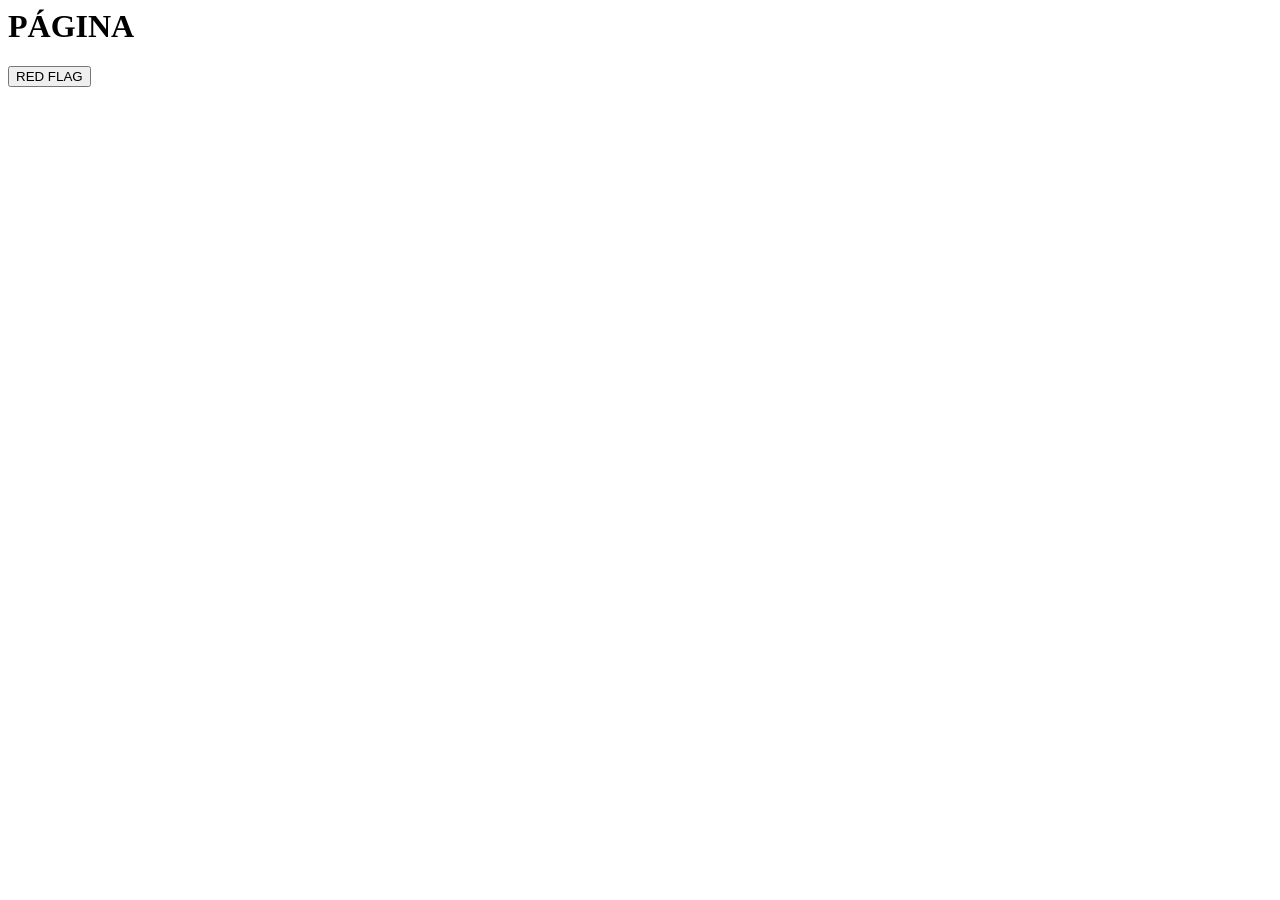
<file: index.html>
<html>
    <head>
        <meta charset="UTF-8">
    </head>
    <body>
        <h1>PÁGINA</h1>
        <button onclick="setInterval(bandera_vermelha, 100)"> RED FLAG </button>
        <div id="id2"></div>
        <script>
            function bandera_vermelha() {
                let new_element = document.createElement('a');
                new_element.textContent = "";
                let fs = 16 + (Math.random() * 1000);
                let r = Math.random() * 256;
                let g = Math.random() * 256;
                let b = Math.random() * 256;
                new_element.style.backgroundColor = "rgb("+ r + ","+ g +","+ b +")"
                new_element.style.fontSize = fs;
                let d = document.querySelector("#id2");
                d.appendChild(new_element);
            }
        </script>
    </body>
</html>
</file>
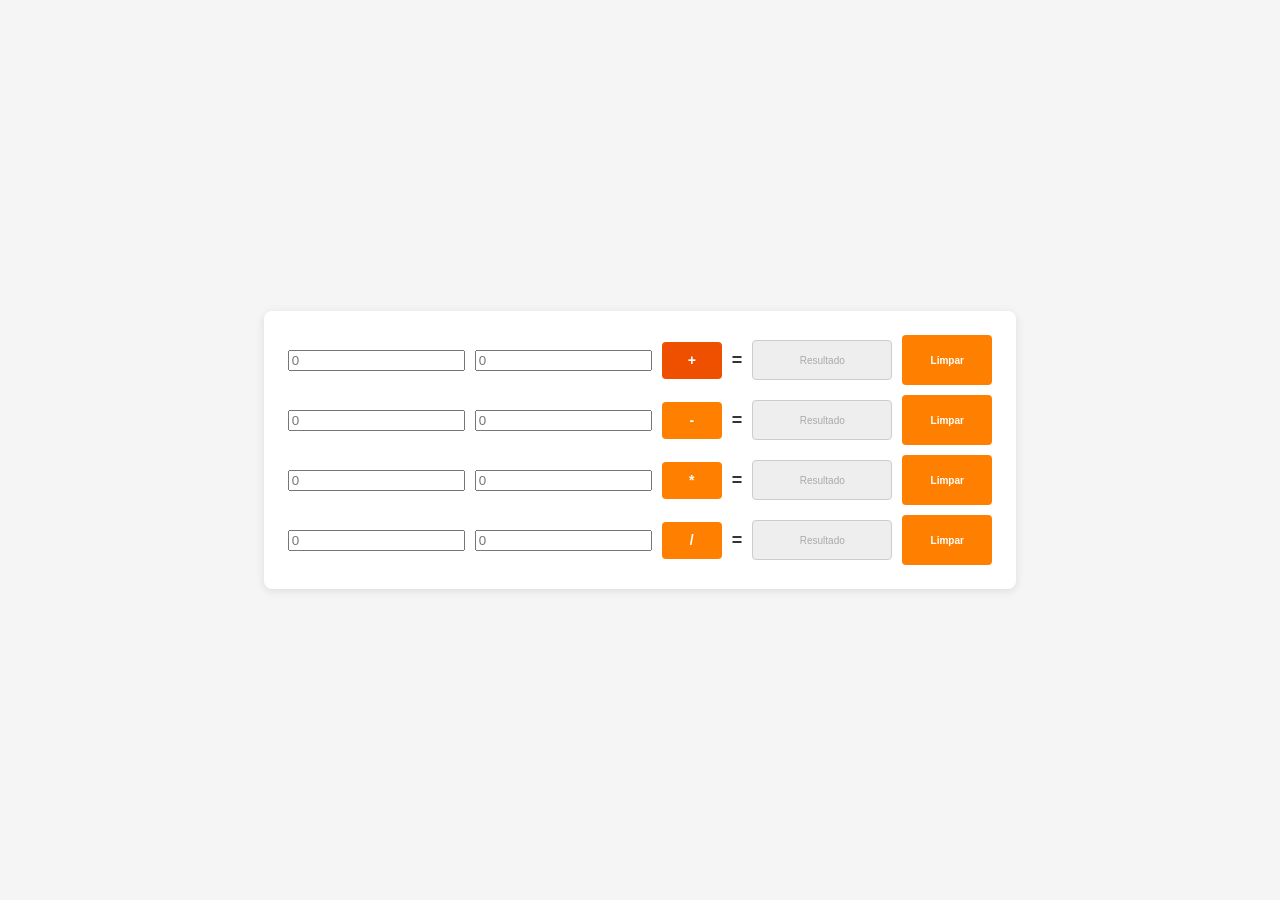
<file: Calculadora/index.html>
<!DOCTYPE html>
<html lang="pt-br">
<head>
  <meta charset="UTF-8">
  <meta name="viewport" content="width=device-width, initial-scale=1.0">
  <title>Calculadora</title>
<!--<link rel="stylesheet" href="style.css">-->
    <Style>
        * {
        box-sizing: border-box;
        font-family: Arial, Helvetica, sans-serif;
        }

        body {
        background-color: #f5f5f5;
        display: flex;
        justify-content: center;
        align-items: center;
        min-height: 100vh;
        margin: 0;
        }

        .calculadora {
        background-color: #fff;
        padding: 24px;
        border-radius: 8px;
        box-shadow: 0 2px 10px rgba(0, 0, 0, 0.1);
        }

        .linha {
        display: flex;
        align-items: center;
        gap: 10px;
        margin-bottom: 10px;
        }

        .linha:last-child {
        margin-bottom: 0;
        }

        .valor1 .valor2 {
        height: 40px;
        width: 60px;
        background-color: #eee;
        border: 1px solid #ccc;
        border-radius: 4px;
        text-align: center;
        font-size: 14px;
        padding: 0 5px;
        }

        .valor1:focus .valor2:focus {
        outline: none;
        border-color: #ff8000;
        background-color: #fff;
        }

        .op {
        width: 60px;
        height: 37px;
        border: none;
        border-radius: 4px;
        color: #fff;
        font-size: 14px;
        font-weight: bold;
        cursor: pointer;
        transition: opacity 0.2s ease;
        }

        .op:hover {
        opacity: 0.85;
        }

        .op-soma {
        background-color: #ee5000;
        }

        .op-outros {
        background-color: #ff8000;
        }

        .igual {
        font-size: 18px;
        font-weight: bold;
        color: #333;
        }

        .resultado {
        height: 40px;
        width: 140px;
        background-color: #eee;
        border: 1px solid #ccc;
        border-radius: 4px;
        text-align: center;
        font-size: 10px;
        color: #333;
        padding: 0 5px;
        }

        .resultado::placeholder {
        color: #aaa;
        }

        .limpar {
        width: 90px;
        height: 50px;
        background-color: #ff8000;
        border: none;
        border-radius: 4px;
        color: #fff;
        font-size: 10px;
        font-weight: bold;
        cursor: pointer;
        transition: opacity 0.2s ease;
        }

        .limpar:hover {
        opacity: 0.85;
        }
    </Style>

</head>
<body>

  <div class="calculadora">

    <div class="linha" data-linha="1">
      <input type="number" class="valor1" size="3" placeholder="0">
      <input type="number" class="valor2" size="3" placeholder="0">
      <button class="op op-soma" data-op="+">+</button>
      <span class="igual">=</span>
      <input type="text" class="resultado" size="10" placeholder="Resultado" readonly>
      <button class="limpar">Limpar</button>
    </div>

    <div class="linha" data-linha="2">
      <input type="number" class="valor1" size="3" placeholder="0">
      <input type="number" class="valor2" size="3" placeholder="0">
      <button class="op op-outros" data-op="-">-</button>
      <span class="igual">=</span>
      <input type="text" class="resultado" size="10" placeholder="Resultado" readonly>
      <button class="limpar">Limpar</button>
    </div>

    <div class="linha" data-linha="3">
      <input type="number" class="valor1" size="3" placeholder="0">
      <input type="number" class="valor2" size="3" placeholder="0">
      <button class="op op-outros" data-op="*">*</button>
      <span class="igual">=</span>
      <input type="text" class="resultado" size="10" placeholder="Resultado" readonly>
      <button class="limpar">Limpar</button>
    </div>

    <div class="linha" data-linha="4">
      <input type="number" class="valor1" size="3" placeholder="0">
      <input type="number" class="valor2" size="3" placeholder="0">
      <button class="op op-outros" data-op="/">/</button>
      <span class="igual">=</span>
      <input type="text" class="resultado" size="10" placeholder="Resultado" readonly>
      <button class="limpar">Limpar</button>
    </div>

  </div>
<script>
    document.addEventListener('DOMContentLoaded', function () {
  const linhas = document.querySelectorAll('.linha');

  linhas.forEach(function (linha) {
    const valor1 = linha.querySelector('.valor1');
    const valor2 = linha.querySelector('.valor2');
    const botaoOp = linha.querySelector('.op');
    const resultado = linha.querySelector('.resultado');
    const botaoLimpar = linha.querySelector('.limpar');

    botaoOp.addEventListener('click', function () {
      const num1 = parseFloat(valor1.value);
      const num2 = parseFloat(valor2.value);
      const operacao = botaoOp.dataset.op;

      if (isNaN(num1) || isNaN(num2)) {
        resultado.value = 'Erro';
        return;
      }

      let res;
      switch (operacao) {
        case '+':
          res = num1 + num2;
          break;
        case '-':
          res = num1 - num2;
          break;
        case '*':
          res = num1 * num2;
          break;
        case '/':
          res = num2 === 0 ? 'Erro' : num1 / num2;
          break;
      }

      resultado.value = res;
    });

    botaoLimpar.addEventListener('click', function () {
      valor1.value = '';
      valor2.value = '';
      resultado.value = '';
    });
  });
});
</script>
<!--<script src="script.js"></script>-->
</body>
</html>
</file>
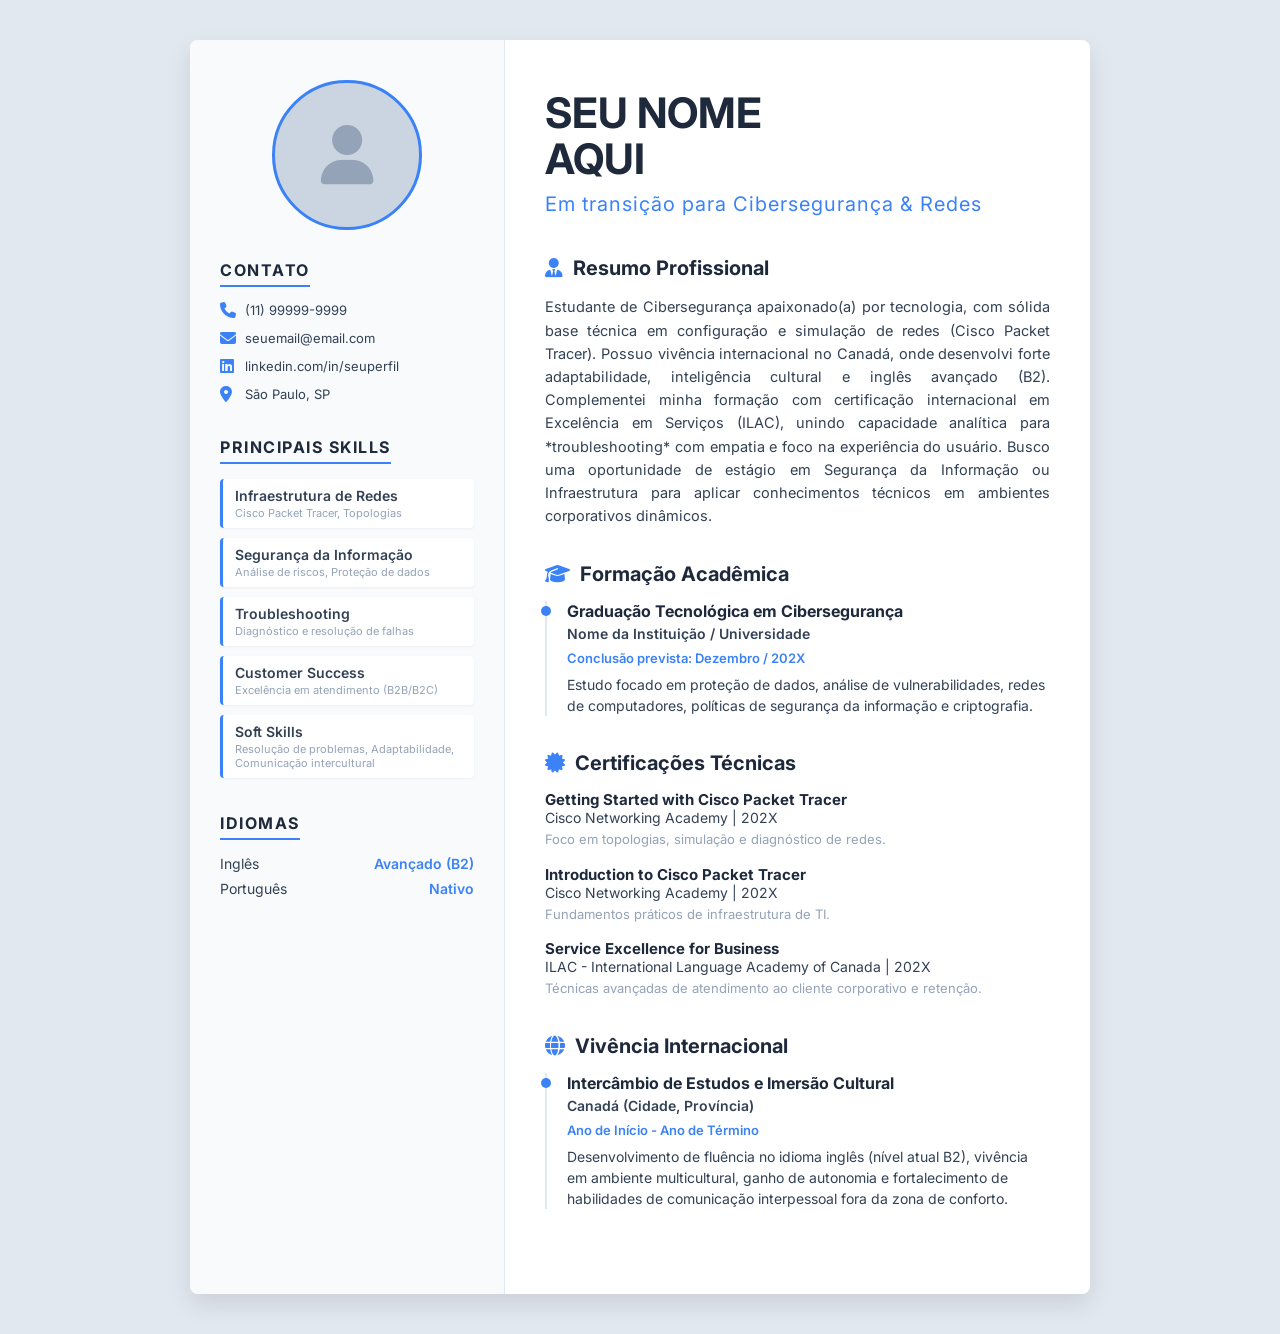
<file: curriculo.html>
<!DOCTYPE html>
<html lang="pt-BR">
<head>
    <meta charset="UTF-8">
    <meta name="viewport" content="width=device-width, initial-scale=1.0">
    <title>Currículo - Cibersegurança</title>
    <link rel="preconnect" href="https://fonts.googleapis.com">
    <link rel="preconnect" href="https://fonts.gstatic.com" crossorigin>
    <link href="https://fonts.googleapis.com/css2?family=Inter:wght@300;400;600;700&display=swap" rel="stylesheet">
    <link rel="stylesheet" href="https://cdnjs.cloudflare.com/ajax/libs/font-awesome/6.4.0/css/all.min.css">
    <style>
        :root {
            --primary-color: #1e293b; /* Slate 800 - Escuro e profissional */
            --secondary-color: #3b82f6; /* Blue 500 - Destaque em TI */
            --text-main: #334155;
            --text-light: #94a3b8;
            --bg-sidebar: #f8fafc; /* Slate 50 */
            --bg-main: #ffffff;
        }

        * {
            box-sizing: border-box;
            margin: 0;
            padding: 0;
            font-family: 'Inter', sans-serif;
        }

        body {
            background-color: #e2e8f0;
            display: flex;
            justify-content: center;
            padding: 40px 20px;
            color: var(--text-main);
        }

        .resume-container {
            width: 100%;
            max-width: 900px;
            background-color: var(--bg-main);
            display: flex;
            box-shadow: 0 10px 25px rgba(0,0,0,0.1);
            border-radius: 8px;
            overflow: hidden;
            min-height: 1122px; /* Proporção A4 */
        }

        /* SIDEBAR (Esquerda) */
        .sidebar {
            width: 35%;
            background-color: var(--bg-sidebar);
            padding: 40px 30px;
            border-right: 1px solid #e2e8f0;
        }

        .profile-img-container {
            width: 150px;
            height: 150px;
            border-radius: 50%;
            background-color: #cbd5e1;
            margin: 0 auto 30px;
            overflow: hidden;
            display: flex;
            align-items: center;
            justify-content: center;
            border: 3px solid var(--secondary-color);
        }

        .profile-img-container i {
            font-size: 60px;
            color: #94a3b8;
        }

        .sidebar-section {
            margin-bottom: 35px;
        }

        .sidebar-title {
            font-size: 16px;
            text-transform: uppercase;
            letter-spacing: 1.5px;
            color: var(--primary-color);
            margin-bottom: 15px;
            font-weight: 700;
            border-bottom: 2px solid var(--secondary-color);
            padding-bottom: 5px;
            display: inline-block;
        }

        .contact-list, .skills-list, .lang-list {
            list-style: none;
        }

        .contact-list li {
            font-size: 13px;
            margin-bottom: 12px;
            display: flex;
            align-items: center;
            word-break: break-word;
        }

        .contact-list li i {
            width: 25px;
            color: var(--secondary-color);
            font-size: 16px;
        }

        .skills-list li {
            font-size: 14px;
            margin-bottom: 10px;
            background-color: white;
            padding: 8px 12px;
            border-radius: 4px;
            border-left: 3px solid var(--secondary-color);
            box-shadow: 0 1px 3px rgba(0,0,0,0.05);
            font-weight: 600;
        }

        .skills-list li span {
            display: block;
            font-size: 11px;
            font-weight: 400;
            color: var(--text-light);
            margin-top: 2px;
        }

        .lang-list li {
            font-size: 14px;
            margin-bottom: 8px;
            display: flex;
            justify-content: space-between;
        }

        .lang-level {
            font-weight: 600;
            color: var(--secondary-color);
        }

        /* MAIN CONTENT (Direita) */
        .main-content {
            width: 65%;
            padding: 50px 40px;
        }

        .header {
            margin-bottom: 40px;
        }

        .name {
            font-size: 42px;
            font-weight: 700;
            color: var(--primary-color);
            line-height: 1.1;
            margin-bottom: 10px;
            text-transform: uppercase;
        }

        .job-title {
            font-size: 20px;
            color: var(--secondary-color);
            font-weight: 400;
            letter-spacing: 1px;
        }

        .main-section {
            margin-bottom: 35px;
        }

        .main-section-title {
            font-size: 20px;
            color: var(--primary-color);
            margin-bottom: 15px;
            font-weight: 700;
            display: flex;
            align-items: center;
        }

        .main-section-title i {
            margin-right: 10px;
            color: var(--secondary-color);
        }

        .summary-text {
            font-size: 14.5px;
            line-height: 1.6;
            text-align: justify;
        }

        .timeline-item {
            margin-bottom: 25px;
            position: relative;
            padding-left: 20px;
            border-left: 2px solid #e2e8f0;
        }

        .timeline-item::before {
            content: '';
            position: absolute;
            left: -6px;
            top: 5px;
            width: 10px;
            height: 10px;
            border-radius: 50%;
            background-color: var(--secondary-color);
        }

        .item-title {
            font-size: 16px;
            font-weight: 700;
            color: var(--primary-color);
            margin-bottom: 4px;
        }

        .item-subtitle {
            font-size: 14px;
            font-weight: 600;
            color: var(--text-main);
            margin-bottom: 8px;
        }

        .item-date {
            font-size: 13px;
            color: var(--secondary-color);
            margin-bottom: 8px;
            font-weight: 600;
        }

        .item-desc {
            font-size: 14px;
            line-height: 1.5;
        }

        .cert-item {
            margin-bottom: 15px;
        }

        .cert-title {
            font-size: 15px;
            font-weight: 700;
            color: var(--primary-color);
        }

        .cert-issuer {
            font-size: 14px;
            color: var(--text-main);
        }

        /* Responsividade básica */
        @media (max-width: 768px) {
            .resume-container {
                flex-direction: column;
            }
            .sidebar, .main-content {
                width: 100%;
            }
            .sidebar {
                border-right: none;
                border-bottom: 1px solid #e2e8f0;
            }
        }
    </style>
</head>
<body>

    <div class="resume-container">
        <!-- BARRA LATERAL -->
        <div class="sidebar">
            <div class="profile-img-container">
                <i class="fa-solid fa-user"></i>
                <!-- Para usar uma foto real, substitua o ícone acima por: <img src="sua-foto.jpg" style="width:100%; height:100%; object-fit:cover;"> -->
            </div>

            <div class="sidebar-section">
                <h3 class="sidebar-title">Contato</h3>
                <ul class="contact-list">
                    <li><i class="fa-solid fa-phone"></i> (11) 99999-9999</li>
                    <li><i class="fa-solid fa-envelope"></i> seuemail@email.com</li>
                    <li><i class="fa-brands fa-linkedin"></i> linkedin.com/in/seuperfil</li>
                    <li><i class="fa-solid fa-location-dot"></i> São Paulo, SP</li>
                </ul>
            </div>

            <div class="sidebar-section">
                <h3 class="sidebar-title">Principais Skills</h3>
                <ul class="skills-list">
                    <li>Infraestrutura de Redes <span>Cisco Packet Tracer, Topologias</span></li>
                    <li>Segurança da Informação <span>Análise de riscos, Proteção de dados</span></li>
                    <li>Troubleshooting <span>Diagnóstico e resolução de falhas</span></li>
                    <li>Customer Success <span>Excelência em atendimento (B2B/B2C)</span></li>
                    <li>Soft Skills <span>Resolução de problemas, Adaptabilidade, Comunicação intercultural</span></li>
                </ul>
            </div>

            <div class="sidebar-section">
                <h3 class="sidebar-title">Idiomas</h3>
                <ul class="lang-list">
                    <li>Inglês <span class="lang-level">Avançado (B2)</span></li>
                    <li>Português <span class="lang-level">Nativo</span></li>
                </ul>
            </div>
        </div>

        <!-- CONTEÚDO PRINCIPAL -->
        <div class="main-content">
            <div class="header">
                <h1 class="name">Seu Nome<br>Aqui</h1>
                <h2 class="job-title">Em transição para Cibersegurança & Redes</h2>
            </div>

            <div class="main-section">
                <h3 class="main-section-title"><i class="fa-solid fa-user-tie"></i> Resumo Profissional</h3>
                <p class="summary-text">
                    Estudante de Cibersegurança apaixonado(a) por tecnologia, com sólida base técnica em configuração e simulação de redes (Cisco Packet Tracer). Possuo vivência internacional no Canadá, onde desenvolvi forte adaptabilidade, inteligência cultural e inglês avançado (B2). Complementei minha formação com certificação internacional em Excelência em Serviços (ILAC), unindo capacidade analítica para *troubleshooting* com empatia e foco na experiência do usuário. Busco uma oportunidade de estágio em Segurança da Informação ou Infraestrutura para aplicar conhecimentos técnicos em ambientes corporativos dinâmicos.
                </p>
            </div>

            <div class="main-section">
                <h3 class="main-section-title"><i class="fa-solid fa-graduation-cap"></i> Formação Acadêmica</h3>

                <div class="timeline-item">
                    <h4 class="item-title">Graduação Tecnológica em Cibersegurança</h4>
                    <p class="item-subtitle">Nome da Instituição / Universidade</p>
                    <p class="item-date">Conclusão prevista: Dezembro / 202X</p>
                    <p class="item-desc">Estudo focado em proteção de dados, análise de vulnerabilidades, redes de computadores, políticas de segurança da informação e criptografia.</p>
                </div>
            </div>

            <div class="main-section">
                <h3 class="main-section-title"><i class="fa-solid fa-certificate"></i> Certificações Técnicas</h3>

                <div class="cert-item">
                    <h4 class="cert-title">Getting Started with Cisco Packet Tracer</h4>
                    <p class="cert-issuer">Cisco Networking Academy | 202X</p>
                    <p class="item-desc" style="font-size: 13px; margin-top: 4px; color: var(--text-light);">Foco em topologias, simulação e diagnóstico de redes.</p>
                </div>

                <div class="cert-item">
                    <h4 class="cert-title">Introduction to Cisco Packet Tracer</h4>
                    <p class="cert-issuer">Cisco Networking Academy | 202X</p>
                    <p class="item-desc" style="font-size: 13px; margin-top: 4px; color: var(--text-light);">Fundamentos práticos de infraestrutura de TI.</p>
                </div>

                <div class="cert-item">
                    <h4 class="cert-title">Service Excellence for Business</h4>
                    <p class="cert-issuer">ILAC - International Language Academy of Canada | 202X</p>
                    <p class="item-desc" style="font-size: 13px; margin-top: 4px; color: var(--text-light);">Técnicas avançadas de atendimento ao cliente corporativo e retenção.</p>
                </div>
            </div>

            <div class="main-section">
                <h3 class="main-section-title"><i class="fa-solid fa-globe"></i> Vivência Internacional</h3>

                <div class="timeline-item">
                    <h4 class="item-title">Intercâmbio de Estudos e Imersão Cultural</h4>
                    <p class="item-subtitle">Canadá (Cidade, Província)</p>
                    <p class="item-date">Ano de Início - Ano de Término</p>
                    <p class="item-desc">Desenvolvimento de fluência no idioma inglês (nível atual B2), vivência em ambiente multicultural, ganho de autonomia e fortalecimento de habilidades de comunicação interpessoal fora da zona de conforto.</p>
                </div>
            </div>

        </div>
    </div>

</body>
</html>
</file>
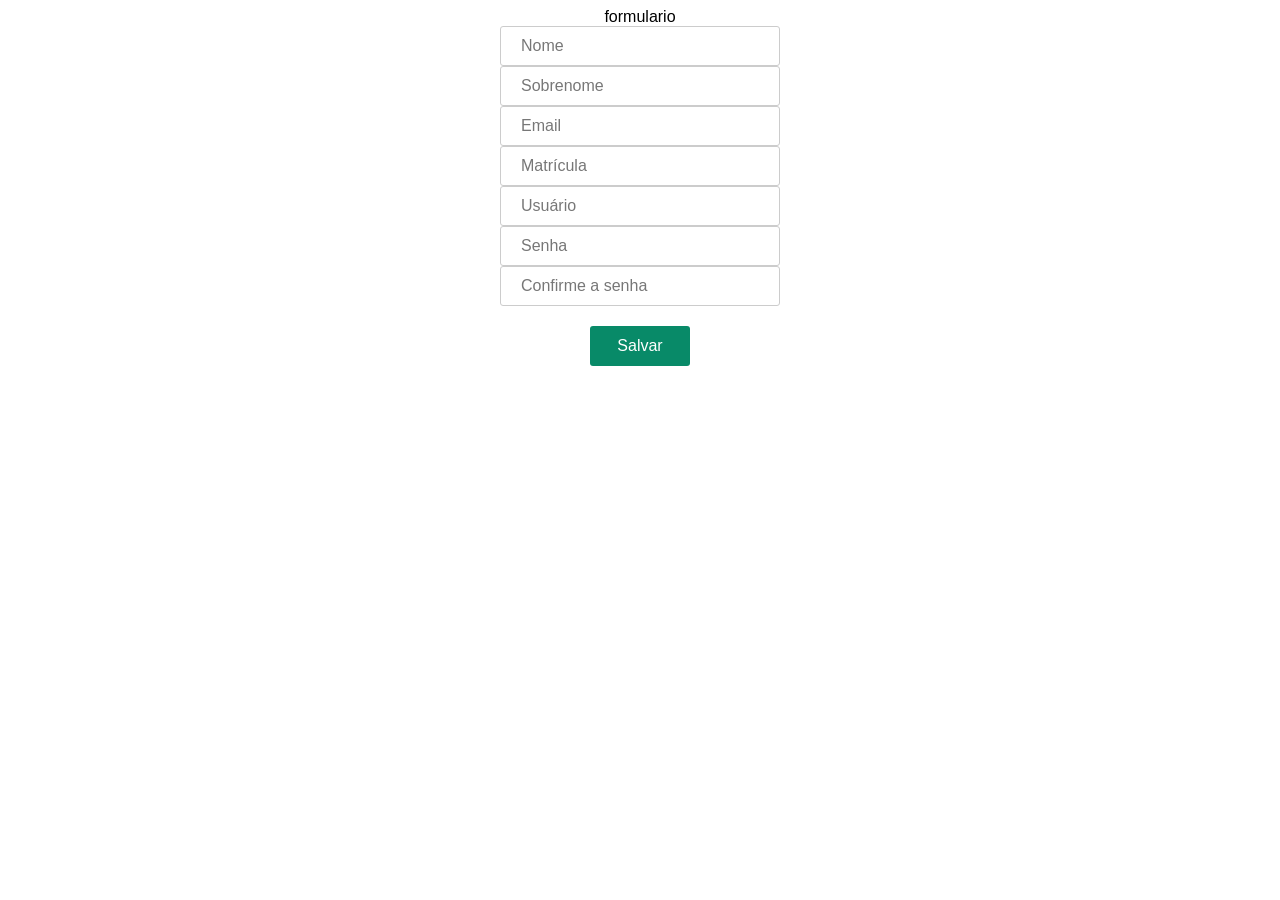
<file: TS_3_forms.html>
<!DOCTYPE html>
<html>
    <meta charset="UTF-8">
    <style>
        * {
    box-sizing: border-box;
}

body {
    font-family: Arial, sans-serif;
    align-items: center;
    display: flex;
    flex-direction: column;
}

input {

    column-gap: 20px;
    width: 280px;
    height: 40px;
    padding: 10px 20px;
    border: 1px solid #ccc;
    border-radius: 3px;
    font-size: 16px;

}

input::placeholder {
    color: #777;
}

button {

    width: 100px;
    height: 40px;
    margin-top: 20px;
    background-color: #088A68;
    color: white;
    border: none;
    border-radius: 3px;
    font-size: 16px;
    cursor: pointer;

}

button:active {

    background-color: #04B486;

}

input[type="email"]:invalid {

    border: 2px solid #FA8588;

}

input:focus {
 
    outline: none;
    border-color: #888;

}
    </style>
    <head style="text-align: center;">
        formulario
    </head>
    <body>
        <input type="text" placeholder="Nome"/> 
        <input type="text" placeholder="Sobrenome"/> 
        <input type="email" placeholder="Email"/>
        <input type="number" placeholder="Matrícula"/> 
        <input type="text" placeholder="Usuário"/>     
        <input type="password" placeholder="Senha"/> 
        <input type="password" placeholder="Confirme a senha"/> 
        <button for="toggle">Salvar</button>
    </body>
</html>
</file>
<file: Calculadora/style.css>
* {
  box-sizing: border-box;
  font-family: Arial, Helvetica, sans-serif;
}

body {
  background-color: #f5f5f5;
  display: flex;
  justify-content: center;
  align-items: center;
  min-height: 100vh;
  margin: 0;
}

.calculadora {
  background-color: #fff;
  padding: 24px;
  border-radius: 8px;
  box-shadow: 0 2px 10px rgba(0, 0, 0, 0.1);
}

.linha {
  display: flex;
  align-items: center;
  gap: 10px;
  margin-bottom: 10px;
}

.linha:last-child {
  margin-bottom: 0;
}

.valor1 .valor2 {
  height: 40px;
  width: 60px;
  background-color: #eee;
  border: 1px solid #ccc;
  border-radius: 4px;
  text-align: center;
  font-size: 14px;
  padding: 0 5px;
}

.valor1:focus .valor2:focus {
  outline: none;
  border-color: #ff8000;
  background-color: #fff;
}

.op {
  width: 60px;
  height: 37px;
  border: none;
  border-radius: 4px;
  color: #fff;
  font-size: 14px;
  font-weight: bold;
  cursor: pointer;
  transition: opacity 0.2s ease;
}

.op:hover {
  opacity: 0.85;
}

.op-soma {
  background-color: #ee5000;
}

.op-outros {
  background-color: #ff8000;
}

.igual {
  font-size: 18px;
  font-weight: bold;
  color: #333;
}

.resultado {
  height: 40px;
  width: 140px;
  background-color: #eee;
  border: 1px solid #ccc;
  border-radius: 4px;
  text-align: center;
  font-size: 10px;
  color: #333;
  padding: 0 5px;
}

.resultado::placeholder {
  color: #aaa;
}

.limpar {
  width: 90px;
  height: 50px;
  background-color: #ff8000;
  border: none;
  border-radius: 4px;
  color: #fff;
  font-size: 10px;
  font-weight: bold;
  cursor: pointer;
  transition: opacity 0.2s ease;
}

.limpar:hover {
  opacity: 0.85;
}
</file>
